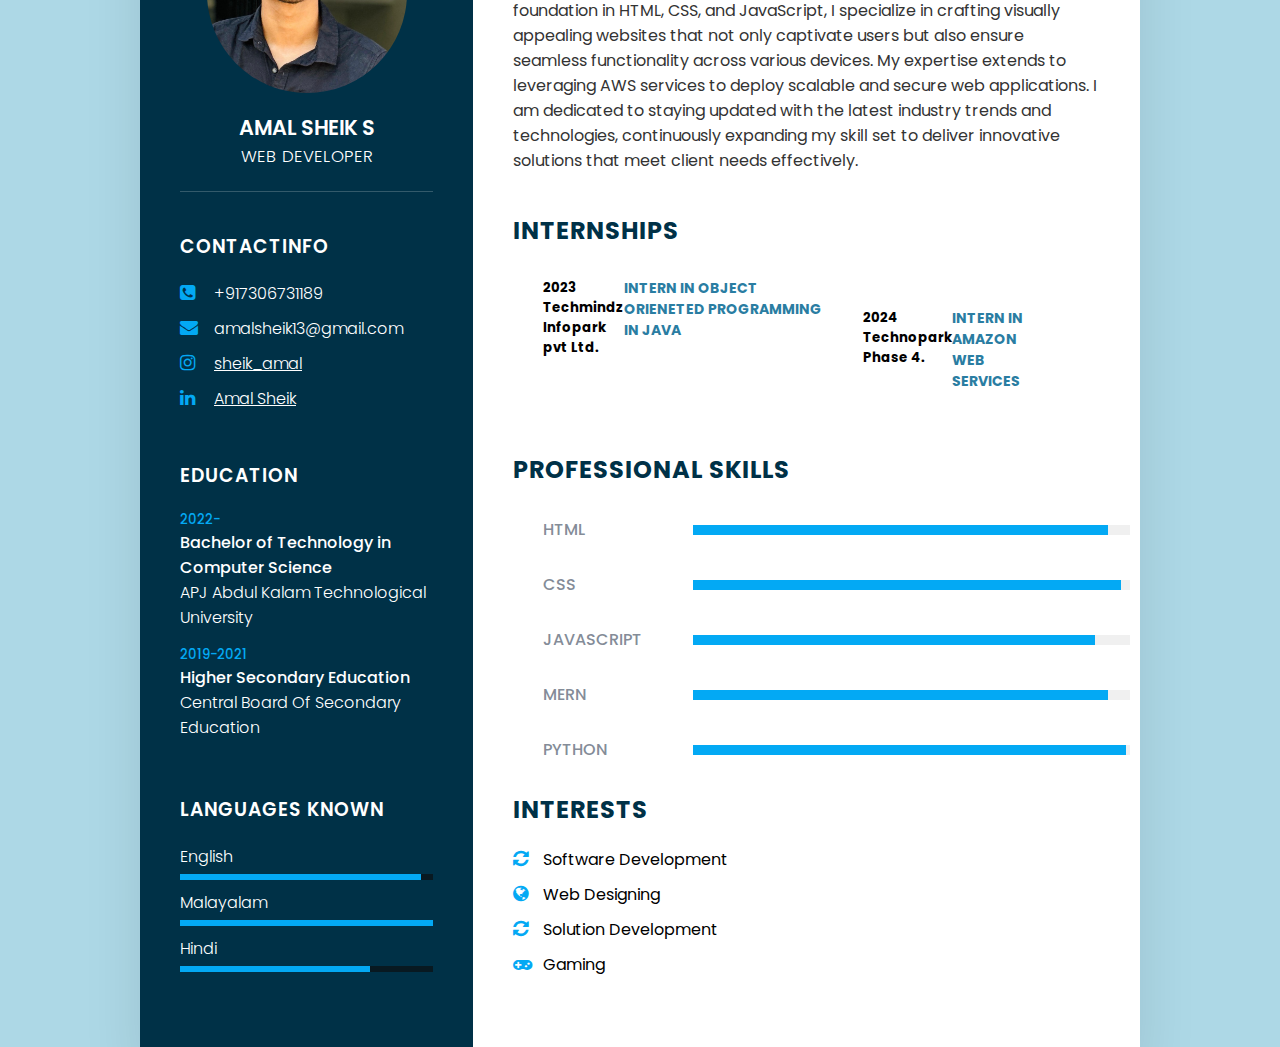
<file: resume.html>
<html>
    <head>
        <meta name="viewport" content="width=device-width, initial-sccale=1.0">
        <title>Portfolio</title>
        <link rel="stylesheet" href="resumestyle.css">
        <link rel="stylesheet" href="https://cdnjs.cloudflare.com/ajax/libs/font-awesome/4.7.0/css/font-awesome.css" integrity="sha512-5A8nwdMOWrSz20fDsjczgUidUBR8liPYU+WymTZP1lmY9G6Oc7HlZv156XqnsgNUzTyMefFTcsFH/tnJE/+xBg==" crossorigin="anonymous" referrerpolicy="no-referrer" />
    </head>
    <body>
        <div class="container">
            <div class="left_side">
                <div class="profiletext">
                    <div class="imgbx">
                        <img src="img1.jpg" alt="">
                    </div>
                    <h2>Amal Sheik S<br><span>Web Developer</span></h2>
                </div>
                
                <div class="contactinfo">
                    <h3 class="title">Contactinfo</h3>
                    <ul>
                        <li>
                            <span class="icon"><i class="fa fa-phone-square" aria-hidden="true"></i></span>
                            <span class="text">+917306731189</span>

                        </li>
                        <li>
                            <span class="icon"><i class="fa fa-envelope" aria-hidden="true"></i></span>
                            <span class="text">amalsheik13@gmail.com</span>
                            
                        </li>
                        <li>
                            <span class="icon"><i class="fa fa-instagram" aria-hidden="true"></i></span>
                            <span class="text"><a href="https://www.instagram.com/sheik_amal/?hl=en" class="text">sheik_amal</a></span>
                        </li>
                        <li>
                            <span class="icon"><i class="fa fa-linkedin" aria-hidden="true"></i></span>
                            <span class="text"><a href="https://www.linkedin.com/in/amal-sheik-980405284/" class="text">Amal Sheik</a></span>
                        </li>
                        
                    </ul>
                </div>

                <div class="contactinfo education">
                    <h3 class="title">Education</h3>
                    <ul>
                        <li>
                            <h5>2022-</h5>
                            <h4>Bachelor of Technology in Computer Science</h4>
                            <h4>APJ Abdul Kalam Technological University</h4>
                        </li>
                        <li>
                            <h5>2019-2021</h5>
                            <h4>Higher Secondary Education</h4>
                            <h4>Central Board Of Secondary Education</h4>
                        </li>
                        
                    </ul>
                </div>

                <div class="contactinfo languages">
                    <h3 class="title">Languages Known</h3>
                    <ul>
                        <li>
                            <span class="text">English</span>
                            <span class="percent">
                                <div style="width: 95%;"></div>
                            </span>
                        </li>
                        <li>
                            <span class="text">Malayalam</span>
                            <span class="percent">
                                <div style="width: 100%;"></div>
                            </span>
                        </li>
                        <li>
                            <span class="text">Hindi</span>
                            <span class="percent">
                                <div style="width: 75%;"></div>
                            </span>
                        </li>
                    </ul>
                </div>
            </div>
            <div class="right_side">
                <div class="about">
                    <h2 class="title2">Profile</h2>
                    <p>
                        A passionate frontend web developer with a strong enthusiasm for creating interactive and responsive user experiences. With a solid foundation in HTML, CSS, and JavaScript, I specialize in crafting visually appealing websites that not only captivate users but also ensure seamless functionality across various devices. My expertise extends to leveraging AWS services to deploy scalable and secure web applications. I am dedicated to staying updated with the latest industry trends and technologies, continuously expanding my skill set to deliver innovative solutions that meet client needs effectively.
                </div>
                <div class="about">
                    <h2 class="title2">Internships</h2>
                    <div class="box">
                        <div classs="yearcompany">
                            <h5>2023</h5>
                            <h5>Techmindz<br>Infopark<br>pvt Ltd.</h5>
                        </div>
                    <div class="text">
                        <h4>Intern in object Orieneted Programming in Java<br></h4>
                    </div>
                    <div class="box">
                        <div classs="yearcompany">
                            <h5>2024</h5>
                            <h5>Technopark<br>Phase 4.</h5>
                        </div>
                    <div class="text">
                        <h4>Intern in Amazon Web services</h4>
                    </div>
                    </div>
                </div>
                <div class="'about skills">
                    <h2 class="title2">Professional Skills</h2>
                    <div class="box">
                        <h4>HTML</h4>
                        <div class="percent">
                            <div style="width: 95%;"></div>
                        </div>
                    </div>
                    <div class="box">
                        <h4>css</h4>
                        <div class="percent">
                            <div style="width: 98%;"></div>
                        </div>
                    </div>
                    <div class="box">
                        <h4>JavaScript</h4>
                        <div class="percent">
                            <div style="width: 92%;"></div>
                        </div>
                    </div>
                    <div class="box">
                        <h4>MERN</h4>
                        <div class="percent">
                            <div style="width: 95%;"></div>
                        </div>
                    </div>
                    <div class="box">
                        <h4>Python</h4>
                        <div class="percent">
                            <div style="width: 99%;"></div>
                        </div>
                    </div>
                </div>

                <div class="'about interest">
                    <h2 class="title2">Interests</h2>
                    <ul>
                        <li><i class="fa fa-refresh" aria-hidden="true"></i>Software Development</li>
                        <li><i class="fa fa-globe" aria-hidden="true"></i>Web Designing</li>
                        <li><i class="fa fa-refresh" aria-hidden="true"></i>Solution Development</li>
                        <li><i class="fa fa-gamepad" aria-hidden="true"></i>Gaming</li>
                        
                        
                    </ul>
                </div>        
            </div> 
        </div>
    </body>
</html>
</file>
<file: resumestyle.css>
@import url('https://fonts.googleapis.com/css?family=Poppins:200,300,400,500,600,700,800,900&display=swap');
*
{
    margin: 0;
    padding: 0;
    box-sizing: border-box;
    font-family: 'Poppins', sans-serif;  
}
body
{
    background: lightblue;
    display: flex;
    justify-content: center;
    align-items: center;
    min-height: 100vh;
}
.container
{
    position: relative;
    width: 100%;
    max-width: 1000px;
    min-height: 1000px;
    background: #fff;
    margin: 30px;
    display: grid;
    grid-template-columns: 1fr 2fr;
    box-shadow: 0 35px 55px rgba(0,0,0,0.1);
}
.container .left_side
{
    position: relative;
    background: #003147;
    padding: 40px;
}
.profiletext
{
    position: relative;
    display: flex;
    flex-direction: column;
    align-items: center;
    padding-bottom: 20px;
    border-bottom: 1px solid rgb(255,255,255,0.2);
}
.profiletext .imgbx
{
    position: relative;
    width: 200px;
    height: 200px;
    border-radius: 70%;
    overflow: hidden;
}

.profiletext .imgbx img
{
    position: absolute;
    top: 0;
    left: 0;
    width: 100%;
    height: 100%;
    object-fit: cover;
}
.profiletext h2
{
    color: #fff;
    font-size: 1.3em;
    margin-top: 20px;
    text-transform: uppercase;
    text-align: center;
    font-weight: 600;
    line-height: 1.4em;
}
.profiletext h2 span
{
    font-size: 0.8em;
    font-weight: 300;
}
.contactinfo
{
    padding-top: 40px;
}
.title
{
    color: #fff;
    text-transform: uppercase;
    font-weight: 600;
    letter-spacing: 1px;
    margin-bottom: 20px;
}
.contactinfo ul li
{
    position: relative;
    list-style: none;
    margin: 10px 0;
    cursor: pointer;
}
.contactinfo ul li .icon
{
    display: inline-block;
    width: 30px;
    font-size: 18px;
    color: #03a9f4;
}
.contactinfo .text
{
    color: #fff;
    font-weight: 300;
}
.contactinfo.education
{
    padding-top: 40px;
}
.contactinfo.education li
{
    margin-bottom: 15px;

}
.contactinfo.education h5
{
    color: #03a9f4;
    font-weight: 500;
}
.contactinfo.education h4:nth-child(2)
{
    color: #fff;
    font-weight: 500;
}
.contactinfo.education h4
{
    color: #fff;
    font-weight: 300;
}
.contactinfo.languages .percent
{
    position: relative;
    width: 100%;
    height: 6px;
    background: #081921;
    display: block;
    margin-top: 5px;
}
.contactinfo.languages .percent div
{
    position: absolute;
    left: 0;
    top: 0;
    background: #03a9f4;
    height: 100%;

}
.container .right_side
{
    position: relative;
    background: #fff;
    padding: 40px;
}
.about
{
    margin-bottom: 40px;
}
.about:last-child
{
    margin-bottom: 30px;
}
.title2
{
    color: #003147;
    text-transform: uppercase;
    letter-spacing: 1px;
    margin-bottom: 20px;
}
p
{
    color: #333;
}
.about .box
{
    display: flex;
    flex-direction: row;
    margin: 30px;

}
.about .box .yearcompany
{
    min-width: 150px;
}
.about .box .yearcompany h5
{
    text-transform: uppercase;
    color: #848c98;
    font-weight: 600;
}
.about .box .text h4
{
    text-transform: uppercase;
    color: #2a7da2;
    font-size: 14px;
}
.skills .box
{
    position: relative;
    width: 100%;
    display: grid;
    grid-template-columns: 150px 1fr;
    justify-content: center;
    align-items: center;
    margin-bottom: 30px;
}
.skills .box h4
{
    text-transform: uppercase;
    color: #848c98;
    font-weight: 500;
}
.skills .box .percent
{
    position: relative;
    width: 100%;
    height: 10px;
    background: #f0f0f0;
}
.skills .box .percent div
{
    position: absolute;
    top: 0;
    left: 0;
    height: 100%;
    background: #03a9f4;

}
.interest ul li
{
    position: relative;
    list-style: none;
    margin: 10px 0;
    cursor: pointer;
}
.interest ul li .fa
{
    display: inline-block;
    width: 30px;
    font-size: 18px;
    color: #03a9f4;
}
@media (max-width: 1000px)
{
    .container
    {
        margin: 10px;
        grid-template-columns: repeat(1,1fr);
    }
    
}
@media (max-width: 600px)
{
    .about .box
    {
        flex-direction: column;
    }
    .about .box .yearcompany
    {
        margin-bottom: 5px;
    }
    .skills .box
    {
        grid-template-columns: repeat(1,1fr);   
    }
}
</file>
